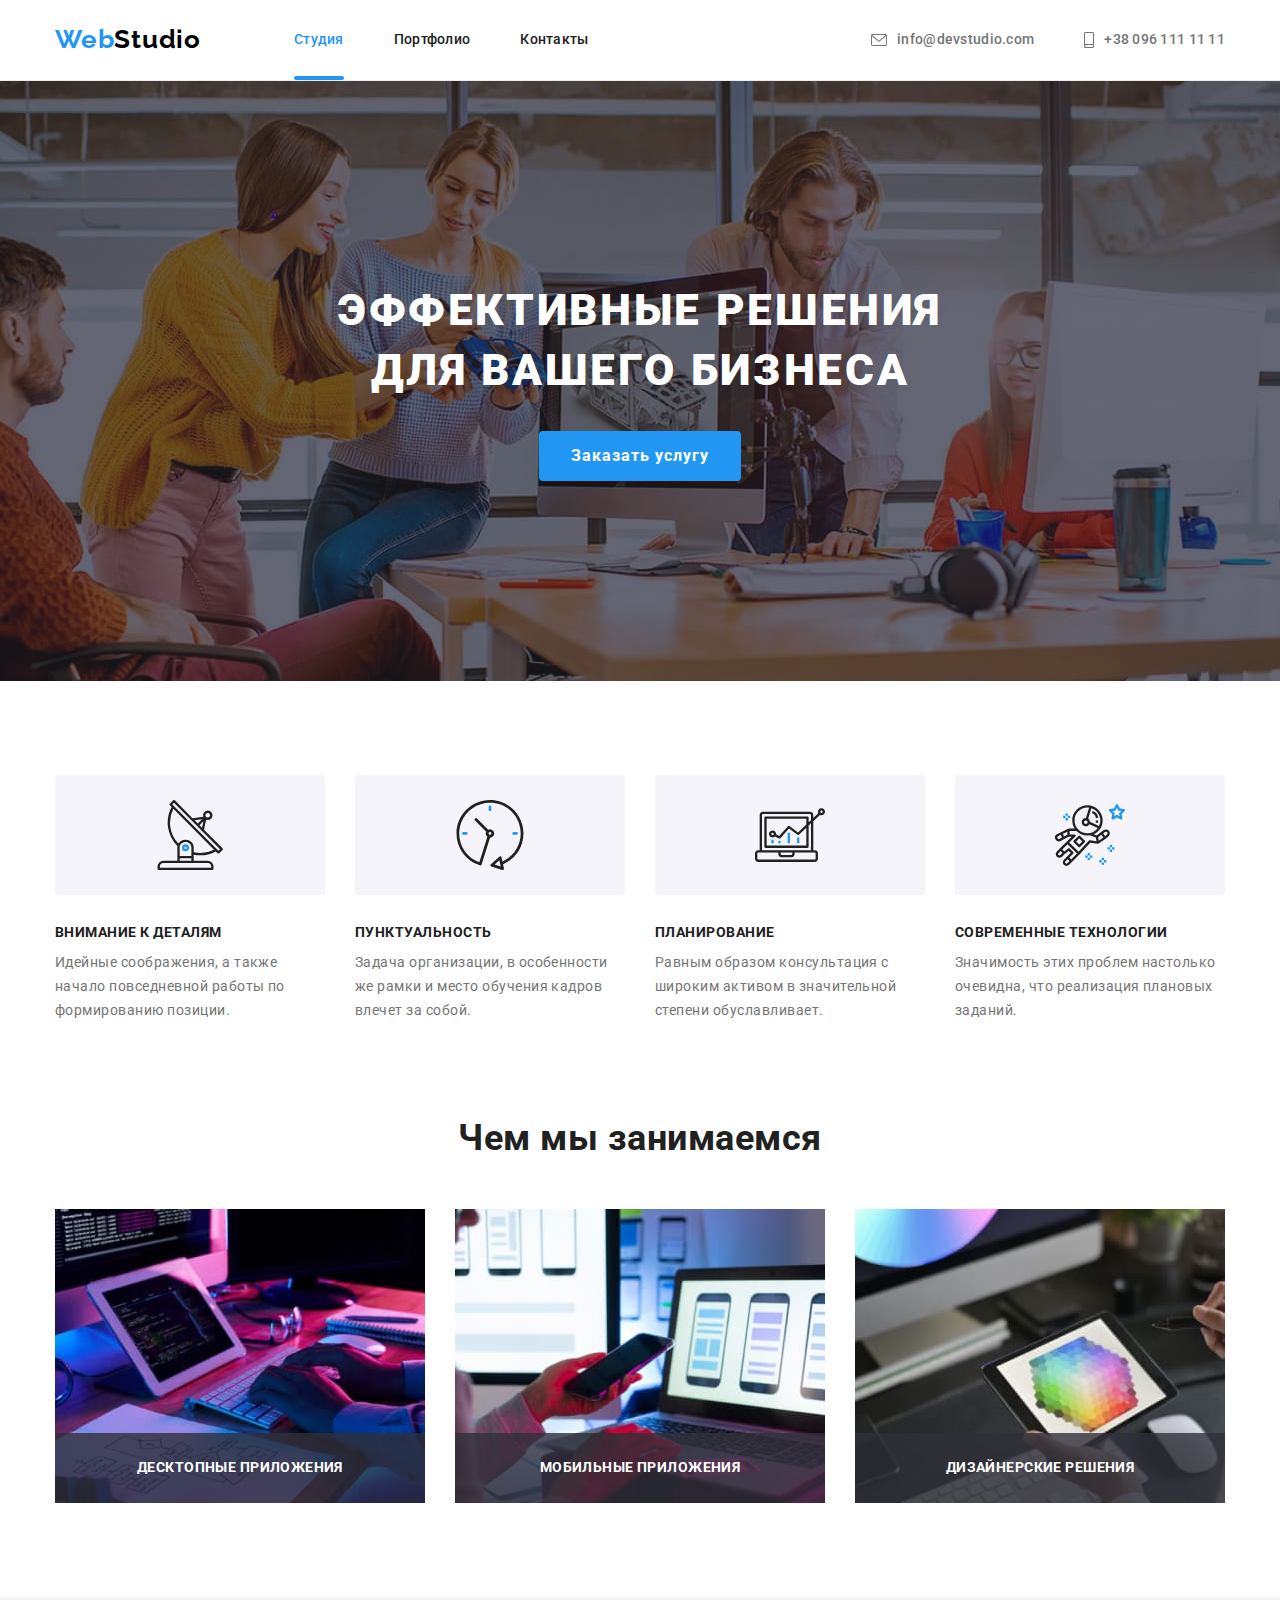
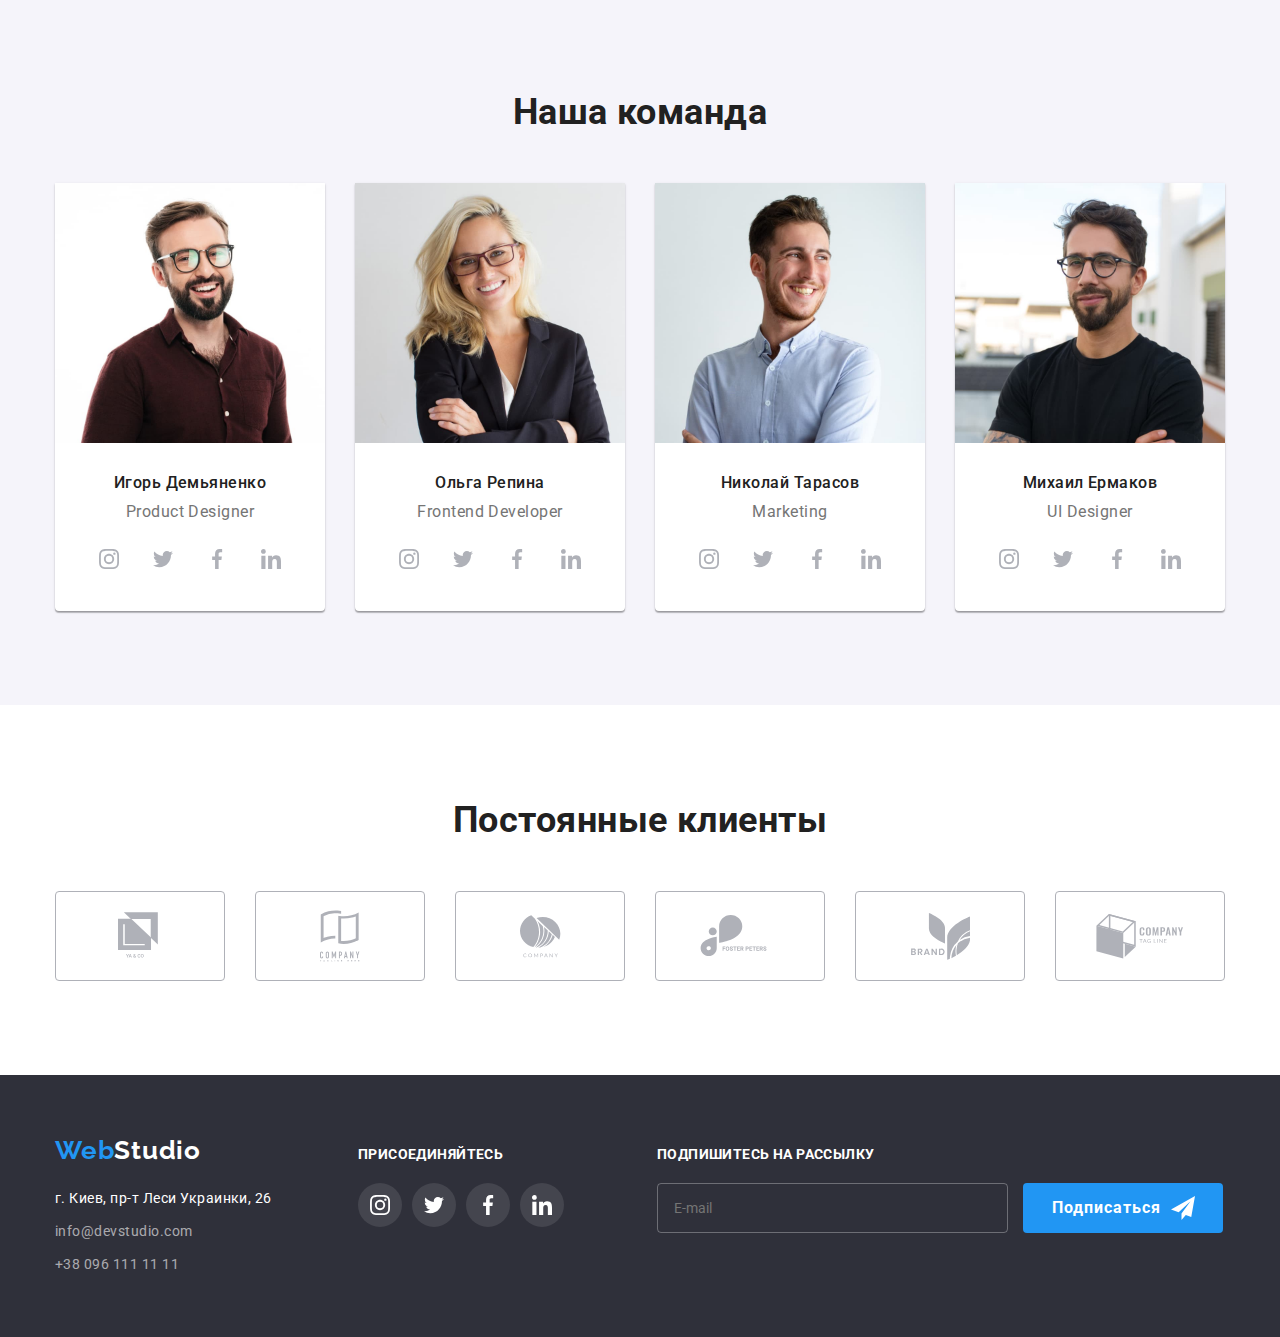
<file: index.html>
<!DOCTYPE html>
<html lang="ru">
<head>
    <meta charset="UTF-8">
    <meta name="viewport" content="width=device-width, initial-scale=1.0">
    <title>Web Studio</title>
    <link rel="preconnect" href="https://fonts.gstatic.com">
    <link href="https://fonts.googleapis.com/css2?family=Raleway:wght@700&family=Roboto:wght@400;500;700;900&display=swap"
          rel="stylesheet">
    <link rel="stylesheet" href="./css/normalize.css">
    <link rel="stylesheet" href="./css/main.css">
    <link rel="stylesheet" href="./css/style.css">
</head>
<body>
    <header>
        <div class="container">
            <nav class="header-nav">
                <a class="logo" href="./index.html">Web<span class="logo-black">Studio</span></a>
                <ul class="list-nav">
                    <li>
                        <a class="current" href="./index.html">Студия</a>
                    </li>
                    <li>
                        <a href="./portfolio.html">Портфолио</a>
                    </li>
                    <li>
                        <a href="#">Контакты</a>
                    </li>
                </ul>
            </nav>
            
            <ul class="header-contacts">
                <li>
                    <a href="mailto:info@devstudio.com">
                        <svg class="header-icon" width="16" height="12">
                            <use href="./images/icons.svg#icon-mail"></use>
                        </svg>
                        info@devstudio.com
                    </a>
                </li>
                <li>
                    <a href="tel:+380961111111">
                        <svg class="header-icon" width="10" height="16">
                            <use href="./images/icons.svg#icon-phone"></use>
                        </svg>
                        +38 096 111 11 11
                    </a>
                </li>
            </ul>
        </div>
    </header>

    <main>
        <section class="section-hero">
            <div class="container">
                <h1>Эффективные решения для вашего бизнеса</h1>
                <button class="button-hero" data-modal-open>Заказать услугу</button>
            </div>
        </section>

        <section class="section-benefits">
            <div class="container">
                <h2 class="visually-hidden">Наші переваги</h2>
                <ul class="benefits">

                    <li class="benefits-item">
                        <div class="benefits-img">
                            <svg class="benefits-icon">
                                <use href="./images/icons.svg#icon-antenna"></use>
                            </svg>
                        </div>
                        <h3>Внимание к деталям</h3>
                        <p>Идейные соображения, а также начало повседневной работы по формированию позиции.</p>
                    </li>

                    <li class="benefits-item">
                        <div class="benefits-img">
                            <svg class="benefits-icon">
                                <use href="./images/icons.svg#icon-clock"></use>
                            </svg>
                        </div>
                        <h3>Пунктуальность</h3>
                        <p>Задача организации, в особенности же рамки и место обучения кадров влечет за собой.</p>
                    </li>

                    <li class="benefits-item">
                        <div class="benefits-img">
                            <svg class="benefits-icon">
                                <use href="./images/icons.svg#icon-diagram"></use>
                            </svg>
                        </div>
                        <h3>Планирование</h3>
                        <p>Равным образом консультация с широким активом в значительной степени обуславливает.</p>
                    </li>

                    <li class="benefits-item">
                        <div class="benefits-img">
                            <svg class="benefits-icon">
                                <use href="./images/icons.svg#icon-astronaut"></use>
                            </svg>
                        </div>
                        <h3>Современные технологии</h3>
                        <p>Значимость этих проблем настолько очевидна, что реализация плановых заданий.</p>
                    </li>

                </ul>
            </div>
        </section>

        <section>
            <div class="container">
                <h2>Чем мы занимаемся</h2>
                <ul class="activity">
                    <li>
                        <div class="activity-thumb">
                            <img src="./images/img_1.jpg" alt="Розробка" width="370">
                            <div class="activity-description">
                                <p>Десктопные приложения</p>
                            </div>
                        </div>
                    </li>
                    <li>
                        <div class="activity-thumb">
                            <img src="./images/img_2.jpg" alt="Розробка" width="370">
                            <div class="activity-description">
                                <p>Мобильные приложения</p>
                            </div>
                        </div>
                    </li>
                    <li>
                        <div class="activity-thumb">
                            <img src="./images/img_3.jpg" alt="Розробка" width="370">
                            <div class="activity-description">
                                <p>Дизайнерские решения</p>
                            </div>
                        </div>
                    </li>
                </ul>
            </div>
        </section>

        <section class="section-team">
            <div class="container">
                <h2>Наша команда</h2>
                <ul class="team">
                    <li class="team-item">
                        <img src="./images/igor.jpg" alt="Игорь Демьяненко - Product Designer" width="270">
                        <div class="team-description">
                            <h3>Игорь Демьяненко</h3>
                            <p>Product Designer</p>
                            <ul>
                                <li>
                                    <a class="social-link" href="#">
                                        <svg class="social-icon">
                                            <use href="./images/icons.svg#icon-instagram"></use>
                                        </svg>
                                    </a>
                                </li>
                                <li>
                                    <a class="social-link" href="#">
                                        <svg class="social-icon">
                                            <use href="./images/icons.svg#icon-twitter"></use>
                                        </svg>
                                    </a>
                                </li>
                                <li>
                                    <a class="social-link" href="#">
                                        <svg class="social-icon">
                                            <use href="./images/icons.svg#icon-facebook"></use>
                                        </svg>
                                    </a>
                                </li>
                                <li>
                                    <a class="social-link" href="#">
                                        <svg class="social-icon">
                                            <use href="./images/icons.svg#icon-linkedin"></use>
                                        </svg>
                                    </a>
                                </li>
                            </ul>
                        </div>
                    </li>

                    <li class="team-item">
                        <img src="./images/olga.jpg" alt="Ольга Репина - Frontend Developer" width="270">
                            <div class="team-description">
                                <h3>Ольга Репина</h3>
                                <p>Frontend Developer</p>
                                <ul>
                                    <li>
                                        <a class="social-link" href="#">
                                            <svg class="social-icon">
                                                <use href="./images/icons.svg#icon-instagram"></use>
                                            </svg>
                                        </a>
                                    </li>
                                    <li>
                                        <a class="social-link" href="#">
                                            <svg class="social-icon">
                                                <use href="./images/icons.svg#icon-twitter"></use>
                                            </svg>
                                        </a>
                                    </li>
                                    <li>
                                        <a class="social-link" href="#">
                                            <svg class="social-icon">
                                                <use href="./images/icons.svg#icon-facebook"></use>
                                            </svg>
                                        </a>
                                    </li>
                                    <li>
                                        <a class="social-link" href="#">
                                            <svg class="social-icon">
                                                <use href="./images/icons.svg#icon-linkedin"></use>
                                            </svg>
                                        </a>
                                    </li>
                                </ul>
                            </div>
                    </li>

                    <li class="team-item">
                        <img src="./images/nikolaj.jpg" alt="Николай Тарасов - Marketing" width="270">
                            <div class="team-description">
                                <h3>Николай Тарасов</h3>
                                <p>Marketing</p>
                                <ul>
                                    <li>
                                        <a class="social-link" href="#">
                                            <svg class="social-icon">
                                                <use href="./images/icons.svg#icon-instagram"></use>
                                            </svg>
                                        </a>
                                    </li>
                                    <li>
                                        <a class="social-link" href="#">
                                            <svg class="social-icon">
                                                <use href="./images/icons.svg#icon-twitter"></use>
                                            </svg>
                                        </a>
                                    </li>
                                    <li>
                                        <a class="social-link" href="#">
                                            <svg class="social-icon">
                                                <use href="./images/icons.svg#icon-facebook"></use>
                                            </svg>
                                        </a>
                                    </li>
                                    <li>
                                        <a class="social-link" href="#">
                                            <svg class="social-icon">
                                                <use href="./images/icons.svg#icon-linkedin"></use>
                                            </svg>
                                        </a>
                                    </li>
                                </ul>
                            </div>
                    </li>

                    <li class="team-item">
                        <img src="./images/michail.jpg" alt="Михаил Ермаков - UI Designer" width="270">
                            <div class="team-description">
                                <h3>Михаил Ермаков</h3>
                                <p>UI Designer</p>
                                <ul>
                                    <li>
                                        <a class="social-link" href="#">
                                            <svg class="social-icon">
                                                <use href="./images/icons.svg#icon-instagram"></use>
                                            </svg>
                                        </a>
                                    </li>
                                    <li>
                                        <a class="social-link" href="#">
                                            <svg class="social-icon">
                                                <use href="./images/icons.svg#icon-twitter"></use>
                                            </svg>
                                        </a>
                                    </li>
                                    <li>
                                        <a class="social-link" href="#">
                                            <svg class="social-icon">
                                                <use href="./images/icons.svg#icon-facebook"></use>
                                            </svg>
                                        </a>
                                    </li>
                                    <li>
                                        <a class="social-link" href="#">
                                            <svg class="social-icon">
                                                <use href="./images/icons.svg#icon-linkedin"></use>
                                            </svg>
                                        </a>
                                    </li>
                                </ul>
                            </div>
                    </li>
                </ul>
            </div>
        </section>

        <section>
            <div class="container">
                <h2>Постоянные клиенты</h2>
                <ul class="client">
                    <li>
                        <a class="client-link" href="#">
                            <svg class="client-icon" width="44" height="49">
                                <use href="./images/icons.svg#icon-yaco"></use>
                            </svg>
                        </a>
                    </li>
                    <li>
                        <a class="client-link" href="#">
                            <svg class="client-icon" width="40" height="52">
                                <use href="./images/icons.svg#icon-tagline"></use>
                            </svg>
                        </a>
                    </li>
                    <li>
                        <a class="client-link" href="#">
                            <svg class="client-icon" width="41" height="43">
                                <use href="./images/icons.svg#icon-company"></use>
                            </svg>
                        </a>
                    </li>
                    <li>
                        <a class="client-link" href="#">
                            <svg class="client-icon" width="82" height="42">
                                <use href="./images/icons.svg#icon-foster"></use>
                            </svg>
                        </a>
                    </li>
                    <li>
                        <a class="client-link" href="#">
                            <svg class="client-icon" width="59" height="47">
                                <use href="./images/icons.svg#icon-brand"></use>
                            </svg>
                        </a>
                    </li>
                    <li>
                        <a class="client-link" href="#">
                            <svg class="client-icon" width="88" height="45">
                                <use href="./images/icons.svg#icon-company_tag"></use>
                            </svg>
                        </a>
                    </li>
                </ul>
            </div>
        </section>
    </main>

    <footer>
        <div class="container">
            <div>
                <a class="logo" href="./index.html">Web<span class="logo-white">Studio</span></a>
                <address>
                    г. Киев, пр-т Леси Украинки, 26
                    <ul>
                        <li>
                            <a class="footer-contacts" href="mailto:info@devstudio.com">info@devstudio.com</a>
                        </li>
                        <li>
                            <a class="footer-contacts" href="tel:+380961111111">+38 096 111 11 11</a>
                        </li>
                    </ul>
                </address>
            </div>

            <div class="join">
                <p>присоединяйтесь</p>
                <ul>
                    <li>
                        <a class="social-link" href="#">
                            <svg class="social-icon">
                                <use href="./images/icons.svg#icon-instagram"></use>
                            </svg>
                        </a>
                    </li>
                    <li>
                        <a class="social-link" href="#">
                            <svg class="social-icon">
                                <use href="./images/icons.svg#icon-twitter"></use>
                            </svg>
                        </a>
                    </li>
                    <li>
                        <a class="social-link" href="#">
                            <svg class="social-icon">
                                <use href="./images/icons.svg#icon-facebook"></use>
                            </svg>
                        </a>
                    </li>
                    <li>
                        <a class="social-link" href="#">
                            <svg class="social-icon">
                                <use href="./images/icons.svg#icon-linkedin"></use>
                            </svg>
                        </a>
                    </li>
                </ul>
            </div>

            <div class="subscription">
                <p>Подпишитесь на рассылку</p>
                <form>
                    <label>
                        <input class="subscription-input" type="email" name="email" placeholder="E-mail" />
                    </label>
                    <button class="subscription-button" type="submit">
                        Подписаться
                        <svg class="subscription-icon" width="24" height="24">
                            <use href="./images/icons.svg#icon-send"></use>
                        </svg>
                    </button>
                </form>
            </div>

        </div>
    </footer>

    <div data-modal class="service-backdrop is-hidden">
        <div class="service-modal">
            <button class="servise-button" data-modal-close>
                <svg class="servise-button-icon" width="30" height="30">
                    <use href="./images/icons.svg#icon-close"></use>
                </svg>
            </button>

            <form class="servise-form">

                <p>Оставьте свои данные, мы вам перезвоним</p>

                <label for="client-name">
                    <span class="form-label">Имя</span>
                </label>
                <div class="form-input">
                    <input type="text" name="name" id="client-name" />
                    <svg class="input-icon" width="18" height="18">
                        <use href="./images/icons.svg#icon-person-black"></use>
                    </svg>
                </div>
                

                <label for="client-phonenumber">
                    <span class="form-label">Телефон</span>
                </label>
                <div class="form-input">
                    <input type="tel" name="phone_number" id="client-phonenumber" />
                    <svg class="input-icon" width="18" height="18">
                        <use href="./images/icons.svg#icon-phone-black"></use>
                    </svg>
                </div>
                
                <label for="client-email">
                    <span class="form-label">Почта</span>
                </label>
                <div class="form-input">
                    <input type="email" name="email" id="client-email" />
                    <svg class="input-icon" width="18" height="18">
                        <use href="./images/icons.svg#icon-email-black"></use>
                    </svg>
                </div>
                
                <label class="form-textarea">
                    <span class="textarea-label">Комментарий</span>
                    <textarea class="textarea-fild" name="coments" placeholder="Введите текст" ></textarea>
                </label>

                <div class="form-submit"> 

                    <label class="submit-label">
                        <input class="submit-checkbox visually-hidden" type="checkbox" name="contract" />
                        <svg class="submit-icon" width="16" height="15">
                            <use href="./images/icons.svg#icon-check"></use>
                        </svg>
                        <span class="submit-square"></span>
                        <span class="submit-contract">Соглашаюсь с рассылкой и принимаю <a href="#">Условия договора</a></span>
                    </label>
                
                    <button class="submit-button" type="submit">Отправить</button>

                </div>

            </form>
        </div>

    </div>

    <script src="./js/modal.js"></script>
</body>
</html>
</file>
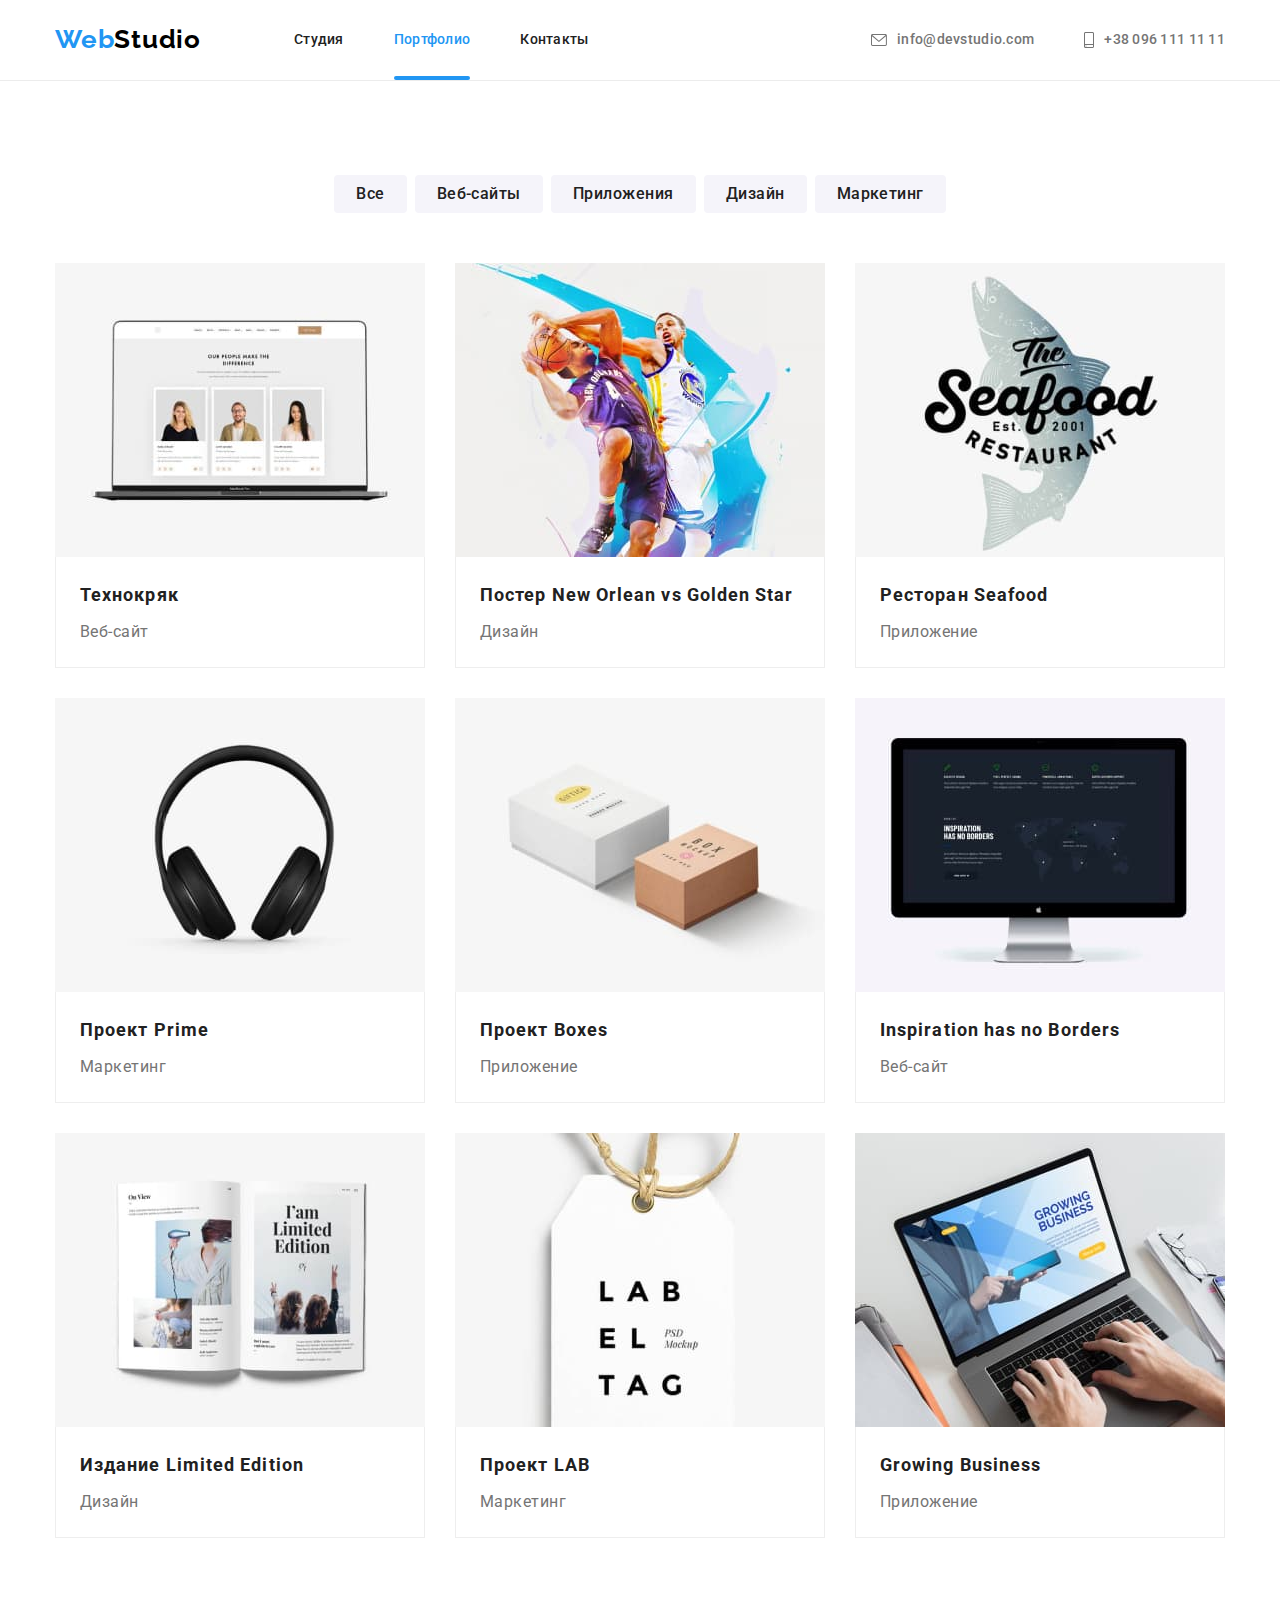
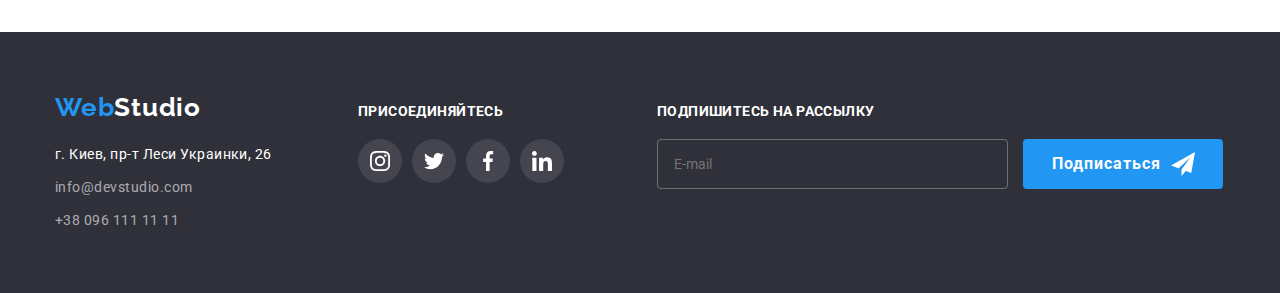
<file: portfolio.html>
<!DOCTYPE html>
<html lang="ru">

<head>
    <meta charset="UTF-8">
    <meta name="viewport" content="width=device-width, initial-scale=1.0">
    <title>Portfolio</title>
    <link rel="preconnect" href="https://fonts.gstatic.com">
    <link href="https://fonts.googleapis.com/css2?family=Raleway:wght@700&family=Roboto:wght@400;500;700;900&display=swap" 
          rel="stylesheet">
    <link rel="stylesheet" href="./css/normalize.css">
    <link rel="stylesheet" href="./css/main.css">
    <link rel="stylesheet" href="./css/style.css">
</head>

<body>
    <header>
        <div class="container">
            <nav class="header-nav">
                <a class="logo" href="./index.html">Web<span class="logo-black">Studio</span></a>
                <ul class="list-nav">
                    <li>
                        <a href="./index.html">Студия</a>
                    </li>
                    <li>
                        <a class="current" href="./portfolio.html">Портфолио</a>
                    </li>
                    <li>
                        <a href="#">Контакты</a>
                    </li>
                </ul>
            </nav>
    
            <ul class="header-contacts">
                <li>
                    <a href="mailto:info@devstudio.com">
                        <svg class="header-icon" width="16" height="12">
                            <use href="./images/icons.svg#icon-mail"></use>
                        </svg>
                        info@devstudio.com
                    </a>
                </li>
                <li>
                    <a href="tel:+380961111111">
                        <svg class="header-icon" width="10" height="16">
                            <use href="./images/icons.svg#icon-phone"></use>
                        </svg>
                        +38 096 111 11 11
                    </a>
                </li>
            </ul>
        </div>
    </header>

    <main>
        <section>
            <div class="container">
                <h1 class="visually-hidden">Реалізовані проєкти</h1>
                <ul class="button-list">
                    <li>
                        <button class="button-portfolio">Все</button>
                    </li>
                    <li>
                        <button class="button-portfolio">Веб-сайты</button>
                    </li>
                    <li>
                        <button class="button-portfolio">Приложения</button>
                    </li>
                    <li>
                        <button class="button-portfolio">Дизайн</button>
                    </li>
                    <li>
                        <button class="button-portfolio">Маркетинг</button>
                    </li>
                </ul>
                
                <ul class="projects">
                    <li class="project-item">
                        <a href="#">
                            <div class="project-thumb">
                                <img src="./images/portfolio-technokrjak.jpg" alt="Лептоп" width="370">
                                <div class="project-overlay">
                                    <p>Технокряк это современная площадка распространения коронавируса. Компании используют эту платформу для цифрового
                                    шпионажа и атак на защищённые сервера конкурентов.</p>
                                </div>
                            </div>
                            <div class="project-description">
                                <h2>Технокряк</h2>
                                <p>Веб-сайт</p>
                            </div>
                        </a>
                    </li>

                    <li class="project-item">
                        <a href="#">
                            <div class="project-thumb">
                                <img src="./images/portfolio-poster.jpg" alt="Баскетболісти" width="370">
                                <div class="project-overlay">
                                    <p>Анекдот &#9787;<br>Нікого робота програми не дивує так часто, як її творця!</p>
                                </div>
                            </div>
                            <div class="project-description">
                                <h2>Постер New Orlean vs Golden Star</h2>
                                <p>Дизайн</p>
                            </div>
                        </a>
                    </li>

                    <li class="project-item">
                        <a href="#">
                            <div class="project-thumb">
                                <img src="./images/portfolio-restoran.jpg" alt="Ресторан" width="370">
                                <div class="project-overlay">
                                    <p>Анекдот &#9787;<br>Є два способи писати безпомилкові комп’ютерні програми. І лише третій — правильний.</p>
                                </div>
                            </div>
                            <div class="project-description">
                                <h2>Ресторан Seafood</h2>
                                <p>Приложение</p>
                            </div>
                        </a>
                    </li>

                    <li class="project-item">
                        <a href="#">
                            <div class="project-thumb">
                                <img src="./images/portfolio-prime.jpg" alt="Навушники" width="370">
                                <div class="project-overlay">
                                    <p>Анекдот &#9787;<br>Я змінив би світ!.. та Господь не надає вихідних кодів…</p>
                                </div>
                            </div>
                            <div class="project-description">
                                <h2>Проект Prime</h2>
                                <p>Маркетинг</p>
                            </div>
                        </a>
                    </li>

                    <li class="project-item">
                        <a href="#">
                            <div class="project-thumb">
                                <img src="./images/portfolio-boxes.jpg" alt="Коробки" width="370">
                                <div class="project-overlay">
                                    <p>Анекдот &#9787;<br>Кепський той Error, що не мріє стати General’ом.</p>
                                </div>
                            </div>
                            <div class="project-description">
                                <h2>Проект Boxes</h2>
                                <p>Приложение</p>
                            </div>
                        </a>
                    </li>

                    <li class="project-item">
                        <a href="#">
                            <div class="project-thumb">
                                <img src="./images/portfolio-inspiration.jpg" alt="Монітор" width="370">
                                <div class="project-overlay">
                                    <p>Анекдот &#9787;<br>Знання асемблера не звільняє від пересічности…</p>
                                </div>
                            </div>
                            <div class="project-description">
                                <h2>Inspiration has no Borders</h2>
                                <p>Веб-сайт</p>
                            </div>
                        </a>
                    </li>

                    <li class="project-item">
                        <a href="#">
                            <div class="project-thumb">
                                <img src="./images/portfolio-limited.jpg" alt="Книга" width="370">
                                <div class="project-overlay">
                                    <p>Анекдот &#9787;<br>Коли комп’ютери були великими — програми були маленькими.</p>
                                </div>
                            </div>
                            <div class="project-description">
                                <h2>Издание Limited Edition</h2>
                                <p>Дизайн</p>
                            </div>
                        </a>
                    </li>

                    <li class="project-item">
                        <a href="#">
                            <div class="project-thumb">
                                <img src="./images/portfolio-LAB.jpg" alt="Бірка" width="370">
                                <div class="project-overlay">
                                    <p>Анекдот &#9787;<br>Із комбінації лінощів і логіки виходять програмісти.</p>
                                </div>
                            </div>
                            <div class="project-description">
                                <h2>Проект LAB</h2>
                                <p>Маркетинг</p>
                            </div>
                        </a>
                    </li>

                    <li class="project-item">
                        <a href="#">
                            <div class="project-thumb">
                                <img src="./images/portfolio-growing.jpg" alt="Ноутбук" width="370">
                                <div class="project-overlay">
                                    <p>Анекдот &#9787;<br>Робота програміста й шамана має багато спільного – обидва мурмочуть незрозумілі слова, виконують незрозумілі дії й не
                                    можуть пояснити, як воно працює.</p>
                                </div>
                            </div>
                            <div class="project-description">
                                <h2>Growing Business</h2>
                                <p>Приложение</p>
                            </div>
                        </a>
                    </li>
                </ul>
            </div>
        </section>
    </main>

    <footer>
        <div class="container">
            <div>
                <a class="logo" href="./index.html">Web<span class="logo-white">Studio</span></a>
                <address>
                    г. Киев, пр-т Леси Украинки, 26
                    <ul>
                        <li>
                            <a class="footer-contacts" href="mailto:info@devstudio.com">info@devstudio.com</a>
                        </li>
                        <li>
                            <a class="footer-contacts" href="tel:+380961111111">+38 096 111 11 11</a>
                        </li>
                    </ul>
                </address>
            </div>
            <div class="join">
                <p>присоединяйтесь</p>
                <ul>
                    <li>
                        <a class="social-link" href="#">
                            <svg class="social-icon">
                                <use href="./images/icons.svg#icon-instagram"></use>
                            </svg>
                        </a>
                    </li>
                    <li>
                        <a class="social-link" href="#">
                            <svg class="social-icon">
                                <use href="./images/icons.svg#icon-twitter"></use>
                            </svg>
                        </a>
                    </li>
                    <li>
                        <a class="social-link" href="#">
                            <svg class="social-icon">
                                <use href="./images/icons.svg#icon-facebook"></use>
                            </svg>
                        </a>
                    </li>
                    <li>
                        <a class="social-link" href="#">
                            <svg class="social-icon">
                                <use href="./images/icons.svg#icon-linkedin"></use>
                            </svg>
                        </a>
                    </li>
                </ul>
            </div>
            <div class="subscription">
                <p>Подпишитесь на рассылку</p>
                <form>
                    <label>
                        <input class="subscription-input" type="email" name="email" placeholder="E-mail" />
                    </label>
                    <button class="subscription-button" type="submit">
                        Подписаться
                        <svg class="subscription-icon" width="24" height="24">
                            <use href="./images/icons.svg#icon-send"></use>
                        </svg>
                    </button>
                </form>
            </div>
        </div>
    </footer>
    
</body>
        
</html>
</file>
<file: css/main.css>
:root {
  --white: #ffffff;
  --black: #000000;
  --accent: #2196f3;

  --black-text: #212121;
  --grey-text: #757575;
  --grey-text-op60: rgba(255, 255, 255, 0.6);

  --icon-color: #afb1b8;

  --background-dark: #2f303a;
  --background-light: #f5f4fa;

  --border-color-header: #ececec;
  --border-color-project: #eeeeee;

  --animation-time: 250ms;
  --animation-function: cubic-bezier(0.4, 0, 0.2, 1);
}

html {
  box-sizing: border-box;
}

*,
*::before,
*::after {
  box-sizing: inherit;
}

body {
  background-color: var(--white);
  color: var(--black-text);

  font-family: "Roboto", sans-serif;
  letter-spacing: 0.03em;
}

h1 {
  color: var(--white);

  font-weight: 900;
  font-size: 44px;
  line-height: 1.36;
  text-align: center;
  letter-spacing: 0.06em;
  text-transform: uppercase;
}

h2 {
  font-weight: 700;
  font-size: 36px;
  line-height: 1.17;
}

p {
  font-weight: 400;
  color: var(--grey-text);
}

img {
  display: block;
  max-width: 100%;
}

header {
  font-weight: 500;
  font-size: 14px;
  line-height: 1.14;
  letter-spacing: 0.02em;
  border-bottom: 1px solid var(--border-color-header);
}

footer {
  background-color: var(--background-dark);
  color: var(--white);

  padding-top: 60px;
  padding-bottom: 60px;

  font-weight: 400;
  font-size: 14px;
  line-height: 1.71;
}

section {
  padding: 94px 0;
}

/* Стилі для лого */

.logo {
  font-family: "Raleway", sans-serif;
  font-weight: 700;
  font-size: 26px;
  line-height: 1.19;
  letter-spacing: 0.03em;
  text-decoration: none;

  color: var(--accent);
}

.logo-white {
  color: var(--white);
}

.logo-black {
  color: var(--black);
}

/* Стилі загальних контейнерів */

.container {
  width: 1200px;
  padding: 0 15px;
  margin-right: auto;
  margin-left: auto;
}

/* Стилі для хедера */

header .container {
  display: flex;
  justify-content: space-between;
  align-items: center;
}

header,
.header-nav {
  align-items: center;
}

.header-nav {
  display: flex;
}

.list-nav {
  display: flex;
  margin-left: 93px;
}

.list-nav li {
  margin-right: 50px;
}

.list-nav li:last-child {
  margin-right: 0px;
}

.list-nav .current {
  color: var(--accent);
}

.header-nav .logo {
  padding: 24px 0 25px;
}

.header-nav li a {
  display: inline-block;
  padding: 32px 0px;
  text-decoration: none;
  color: inherit;

  transition: color var(--animation-time) var(--animation-function);
}

.header-nav li a:hover,
.header-nav li a:focus,
.header-contacts a:hover,
.header-contacts a:focus {
  color: var(--accent);
}

.header-nav li {
  position: relative;
}

.header-nav li a::after {
  content: "";
  position: absolute;
  bottom: 0px;
  left: 0px;
  background-color: var(--accent);
  width: 100%;
  height: 4px;
  border-radius: 2px;
  opacity: 0;
  transition: opacity var(--animation-time) var(--animation-function);
}

.header-nav .current::after {
  opacity: 1;
}

.header-nav li a:hover::after,
.header-nav li a:focus::after {
  opacity: 1;
}

.header-contacts {
  display: flex;
  align-items: center;
}

.header-contacts a {
  display: flex;
  padding: 17px 0px;
  text-decoration: none;
  color: var(--grey-text);
  align-items: center;

  transition: color var(--animation-time) var(--animation-function);
}

.header-contacts li:not(:last-child) {
  margin-right: 50px;
}

.header-icon {
  fill: currentColor;
  margin-right: 10px;
}

/* Стилі для іконок соціальних мереж */

.social-link {
  width: 44px;
  height: 44px;
  border-radius: 50%;
  display: flex;
  justify-content: center;
  align-items: center;
  fill: var(--icon-color);

  transition: background-color var(--animation-time) var(--animation-function),
    fill var(--animation-time) var(--animation-function);
}

.social-icon {
  width: 20px;
  height: 20px;
  fill: inherit;
}

.social-link:hover,
.social-link:focus,
.join .social-link:hover,
.join .social-link:focus {
  background-color: var(--accent);
  fill: var(--white);
}

/* Стилі Футера */

footer address {
  margin-top: 20px;
}

footer address ul {
  margin-top: 9px;
}

footer address ul :not(:first-child) {
  margin-top: 9px;
}

footer .container {
  display: flex;
  align-items: baseline;
}

.footer-contacts {
  text-decoration: none;
  color: var(--grey-text-op60);
}

.join {
  margin-left: 86px;
}

.join p {
  font-weight: 700;
  font-size: 14px;
  line-height: 1.14;
  letter-spacing: 0.03em;
  text-transform: uppercase;
  color: var(--white);
  margin-bottom: 20px;
}

.join ul {
  display: flex;
}

.join ul :not(:last-child) {
  margin-right: 10px;
}

.join .social-link {
  background-color: rgba(255, 255, 255, 0.1);
  fill: var(--white);
}

/* Стилі для блоку футера "Підписка" */

.subscription {
  margin-left: 93px;
}

.subscription p {
  font-weight: 700;
  font-size: 14px;
  line-height: 1.14;
  letter-spacing: 0.03em;
  text-transform: uppercase;
  color: var(--white);
  margin-bottom: 20px;
}

.subscription-input {
  width: 351px;
  height: 50px;
  padding: 15px 16px;
  border: 1px solid rgba(255, 255, 255, 0.3);
  border-radius: 4px;
  background-color: inherit;
  color: var(--white);
}

.subscription-button {
  width: 200px;
  height: 50px;
  padding: 10px;
  border: none;
  border-radius: 4px;
  background-color: var(--accent);
  cursor: pointer;
  margin-left: 12px;

  text-align: center;
  color: var(--white);
  font-family: "Roboto", sans-serif;
  font-weight: 700;
  font-size: 16px;
  line-height: 1.875;
  letter-spacing: 0.06em;

  display: inline-flex;
  justify-content: center;
  align-items: center;

  transition: background-color var(--animation-time) var(--animation-function);
}

.subscription-button:focus,
.subscription-button:hover {
  background-color: #188ce8;
}

.subscription-icon {
  margin-left: 10px;
}

/* BackDrop */

.service-backdrop {
  position: fixed;
  top: 0;
  left: 0;
  width: 100%;
  height: 100%;
  background-color: rgba(0, 0, 0, 0.2);

  opacity: 1;
  transition: opacity var(--animation-time) var(--animation-function);
}

.service-backdrop.is-hidden {
  opacity: 0;
  pointer-events: none;
}

/* Стилі модального вікна */

.service-modal {
  position: absolute;
  top: 50%;
  left: 50%;
  transform: translateX(-50%) translateY(-50%) scale(1);

  width: 528px;
  height: 581px;
  padding: 40px;
  border-radius: 4px;
  box-shadow: 0px 1px 3px rgba(0, 0, 0, 0.12), 0px 1px 1px rgba(0, 0, 0, 0.14),
    0px 2px 1px rgba(0, 0, 0, 0.2);
  background-color: var(--white);

  transition: transform var(--animation-time) var(--animation-function);
}

.service-backdrop.is-hidden .service-modal {
  transform: translateX(-50%) translateY(-50%) scale(0.5);
}

/* Стилі кнопки "Закрити" модального вікна */

.servise-button {
  position: absolute;
  top: 8px;
  right: 8px;

  background-color: var(--white);
  fill: var(--black);
  background-origin: border-box;

  border: 1px solid rgba(0, 0, 0, 0.1);
  padding: 0px;
  width: 30px;
  height: 30px;
  border-radius: 50%;
  cursor: pointer;

  transition: fill var(--animation-time) var(--animation-function);
}

.servise-button-icon {
  position: absolute;
  top: -1px;
  left: -1px;
  fill: inherit;
}

.servise-button:hover,
.servise-button:focus {
  fill: var(--accent);
}

/* Стилі форми */

.servise-form {
  display: flex;
  flex-direction: column;
}

.servise-form p {
  color: var(--black-text);
  font-weight: 700;
  font-size: 20px;
  line-height: 1.15;
  text-align: center;
  letter-spacing: 0.03em;
  margin-bottom: 9px;
}

.form-label {
  font-size: 12px;
  line-height: 1.166;
  letter-spacing: 0.01em;
  color: var(--grey-text);
}

.textarea-label {
  font-size: 12px;
  line-height: 1.166;
  letter-spacing: 0.01em;
  color: var(--grey-text);
  margin-bottom: 4px;
}

.form-input {
  position: relative;
  margin-bottom: 10px;
}

.form-input input {
  width: 100%;
  height: 40px;
  padding: 0;
  padding-left: 42px;
  border: 1px solid rgba(33, 33, 33, 0.2);
  border-radius: 4px;

  transition: border-color var(--animation-time) var(--animation-function);
}

.form-input input:focus,
.form-input input:hover {
  border-color: var(--accent);
  outline: none;
}

.input-icon {
  position: absolute;
  top: 50%;
  left: 12px;
  transform: translateY(-50%);

  transition: fill var(--animation-time) var(--animation-function);
}

.form-input input:focus + .input-icon,
.form-input input:hover + .input-icon {
  fill: var(--accent);
}

.form-textarea {
  display: flex;
  flex-direction: column;
  margin-bottom: 20px;
}

.textarea-fild {
  padding: 12px 16px;
  width: 100%;
  height: 120px;
  border: 1px solid rgba(33, 33, 33, 0.2);
  border-radius: 4px;

  resize: none;
  transition: border-color var(--animation-time) var(--animation-function);
}

.textarea-fild:focus,
.textarea-fild:hover {
  border-color: var(--accent);
  outline: none;
}

.textarea-fild::placeholder {
  font-size: 12px;
  line-height: 1.166;
  letter-spacing: 0.01em;
  color: rgba(117, 117, 117, 0.5);
}

.form-submit {
  display: flex;
  flex-direction: column;
  align-items: center;
}

.submit-label {
  display: flex;
  align-items: center;
  position: relative;
  margin-bottom: 30px;
}

.submit-square {
  display: inline-block;
  width: 16px;
  height: 15px;
  margin-right: 7px;
  border: 2px solid var(--black-text);
  border-radius: 2px;
  opacity: 1;
  transition: opacity var(--animation-time) var(--animation-function);
}

.submit-checkbox:checked ~ .submit-square {
  opacity: 0;
}

.submit-checkbox:checked + .submit-icon {
  opacity: 1;
}

.submit-icon {
  position: absolute;
  opacity: 0;
  transition: opacity var(--animation-time) var(--animation-function);
}

.submit-contract {
  font-size: 14px;
  line-height: 1.714;
  color: var(--grey-text);
}

.submit-contract a {
  color: var(--accent);
}

.submit-button {
  width: 200px;
  height: 50px;
  padding: 10px;
  border: none;
  border-radius: 4px;
  background-color: var(--accent);
  cursor: pointer;
  box-shadow: 0px 4px 4px rgba(0, 0, 0, 0.15);

  text-align: center;
  color: var(--white);
  font-family: "Roboto", sans-serif;
  font-weight: 700;
  font-size: 16px;
  line-height: 1.875;
  letter-spacing: 0.06em;

  transition: background-color var(--animation-time) var(--animation-function);
}

.submit-button:focus,
.submit-button:hover {
  background-color: #188ce8;
}

/* Додаткові стилі */

.visually-hidden {
  position: absolute;
  width: 1px;
  height: 1px;
  margin: -1px;
  border: 0;
  padding: 0;
  white-space: nowrap;
  clip-path: inset(100%);
  clip: rect(0 0 0 0);
  overflow: hidden;
}
</file>
<file: css/style.css>
.benefits,
.activity,
.team,
.button-list,
.projects {
  display: flex;
}

/* Секція героя */

.section-hero {
  max-width: 1600px;
  height: 600px;
  margin-left: auto;
  margin-right: auto;
  background-color: var(--background-dark);
  padding: 200px 0;
  background-image: linear-gradient(
      to right,
      rgba(47, 48, 58, 0.4),
      rgba(47, 48, 58, 0.4)
    ),
    url("../images/hero.jpg");
  background-repeat: no-repeat;
  background-position: center;
  background-size: cover;
}

.section-hero h1 {
  width: 700px;
  display: inline-block;
}

.section-hero .container {
  display: flex;
  flex-direction: column;
  align-items: center;
}

.button-hero {
  background-color: var(--accent);
  color: var(--white);
  border-radius: 4px;
  border: none;
  cursor: pointer;

  font-family: inherit;
  font-weight: 700;
  font-size: 16px;
  line-height: 1.87;
  letter-spacing: 0.06em;

  padding: 10px 32px;
  margin-top: 30px;
}

/* Наші переваги */

.section-benefits {
  padding-bottom: 0;
}

.benefits {
  flex-wrap: wrap;
  margin-left: -30px;
}

.benefits h3 {
  font-weight: 700;
  font-size: 14px;
  line-height: 1.14;
  text-transform: uppercase;
  margin-bottom: 10px;
}

.benefits p {
  font-size: 14px;
  line-height: 1.71;
}

.benefits-item {
  flex-basis: calc(100% / 4 - 30px);
  margin-left: 30px;
}

.benefits-img {
  width: 270px;
  height: 120px;
  background-color: var(--background-light);
  margin-bottom: 30px;
  border-radius: 4px;
  display: flex;
  justify-content: center;
  align-items: center;
}

.benefits-icon {
  width: 70px;
  height: 70px;
}

/* Наша діяльність */

.container > h2 {
  text-align: center;
  margin-bottom: 50px;
}

.activity {
  justify-content: space-between;
}

.activity-thumb {
  position: relative;
}

.activity-description {
  display: flex;
  justify-content: center;
  align-items: center;

  position: absolute;
  left: 0px;
  bottom: 0px;
  width: 100%;
  height: 70px;

  background: rgba(47, 48, 58, 0.8);
}

.activity-description p {
  color: var(--white);
  font-weight: 700;
  font-size: 14px;
  line-height: 1.14;
  letter-spacing: 0.03em;
  text-transform: uppercase;
}

/* Наша команда */

.section-team {
  background-color: var(--background-light);
}

.team {
  flex-wrap: wrap;
  margin-left: -30px;
}

.team h3 {
  font-weight: 500;
  font-size: 16px;
  line-height: 1.19;
  margin-bottom: 10px;
}

.team p {
  font-size: 16px;
  line-height: 1.19;
  margin-bottom: 16px;
}

.team-item {
  background-color: var(--white);
  flex-basis: calc(100% / 4 - 30px);
  margin-left: 30px;
  border-radius: 0 0 4px 4px;
  box-shadow: 0px 1px 3px rgba(0, 0, 0, 0.12), 0px 1px 1px rgba(0, 0, 0, 0.14),
    0px 2px 1px rgba(0, 0, 0, 0.2);
}

.team-item ul {
  display: flex;
}

.team-description {
  text-align: center;
  padding: 30px 32px;
}

.team-description ul :not(:last-child) {
  margin-right: 10px;
}

/* Наші клієнти */

.client {
  display: flex;
}

.client li:not(:last-child) {
  margin-right: 30px;
}

.client-link {
  display: flex;
  width: 170px;
  height: 90px;
  border: 1px solid var(--icon-color);
  border-radius: 4px;
  fill: var(--icon-color);
  justify-content: center;
  align-items: center;

  transition: fill var(--animation-time) var(--animation-function);
}

.client-icon {
  fill: inherit;
}

.client-link:hover,
.client-link:focus {
  fill: var(--accent);
  border: 1px solid var(--accent);
}

/* Кнопки портфоліо */

.button-portfolio {
  background-color: var(--background-light);
  color: inherit;
  padding: 6px 22px;
  border-radius: 4px;
  border-width: 0;

  font-family: inherit;
  font-weight: 500;
  font-size: 16px;
  line-height: 1.62;
  letter-spacing: 0.03em;

  transition: background-color var(--animation-time) var(--animation-function),
    color var(--animation-time) var(--animation-function),
    box-shadow var(--animation-time) var(--animation-function);
}

.button-portfolio:hover,
.button-portfolio:focus {
  background-color: var(--accent);
  color: var(--white);
  border-color: var(--accent);
  box-shadow: 0px 3px 1px rgba(0, 0, 0, 0.1), 0px 1px 2px rgba(0, 0, 0, 0.08),
    0px 2px 2px rgba(0, 0, 0, 0.12);
}

.button-list {
  justify-content: center;
  margin-bottom: 50px;
}

.button-list li {
  margin-right: 8px;
}

.button-list :last-child {
  margin-right: 0px;
}

/* Проекти портфоліо */

.projects h2 {
  color: var(--black-text);
  font-size: 18px;
  line-height: 2;
  letter-spacing: 0.06em;
}

.projects p {
  font-size: 16px;
  line-height: 1.87;
}

.projects a {
  text-decoration: none;
  display: block;

  transition: box-shadow var(--animation-time) var(--animation-function);
}

.projects a:hover {
  box-shadow: 0px 1px 1px rgba(0, 0, 0, 0.12), 0px 4px 4px rgba(0, 0, 0, 0.06),
    1px 4px 6px rgba(0, 0, 0, 0.16);
}

.projects {
  flex-wrap: wrap;
  margin-top: -30px;
  margin-left: -30px;
}

.project-thumb {
  position: relative;
  overflow: hidden;
}

.project-overlay {
  position: absolute;
  bottom: 0px;
  left: 0px;
  width: 100%;
  height: 100%;
  background-color: rgba(33, 150, 243, 0.9);
  padding: 63px 24px;

  transform: translateY(100%);
  transition: transform var(--animation-time) var(--animation-function);
}

.project-item:hover .project-overlay {
  transform: translateY(0);
}

.project-overlay p {
  color: var(--white);
  font-size: 18px;
  line-height: 1.56;
  letter-spacing: 0.03em;
}

.project-item {
  flex-basis: calc(100% / 3 - 30px);
  margin-top: 30px;
  margin-left: 30px;
}

.project-description {
  padding: 20px 24px;
  border-bottom: 1px solid var(--border-color-project);
  border-left: 1px solid var(--border-color-project);
  border-right: 1px solid var(--border-color-project);
}

.project-description p {
  margin-top: 4px;
}
</file>
